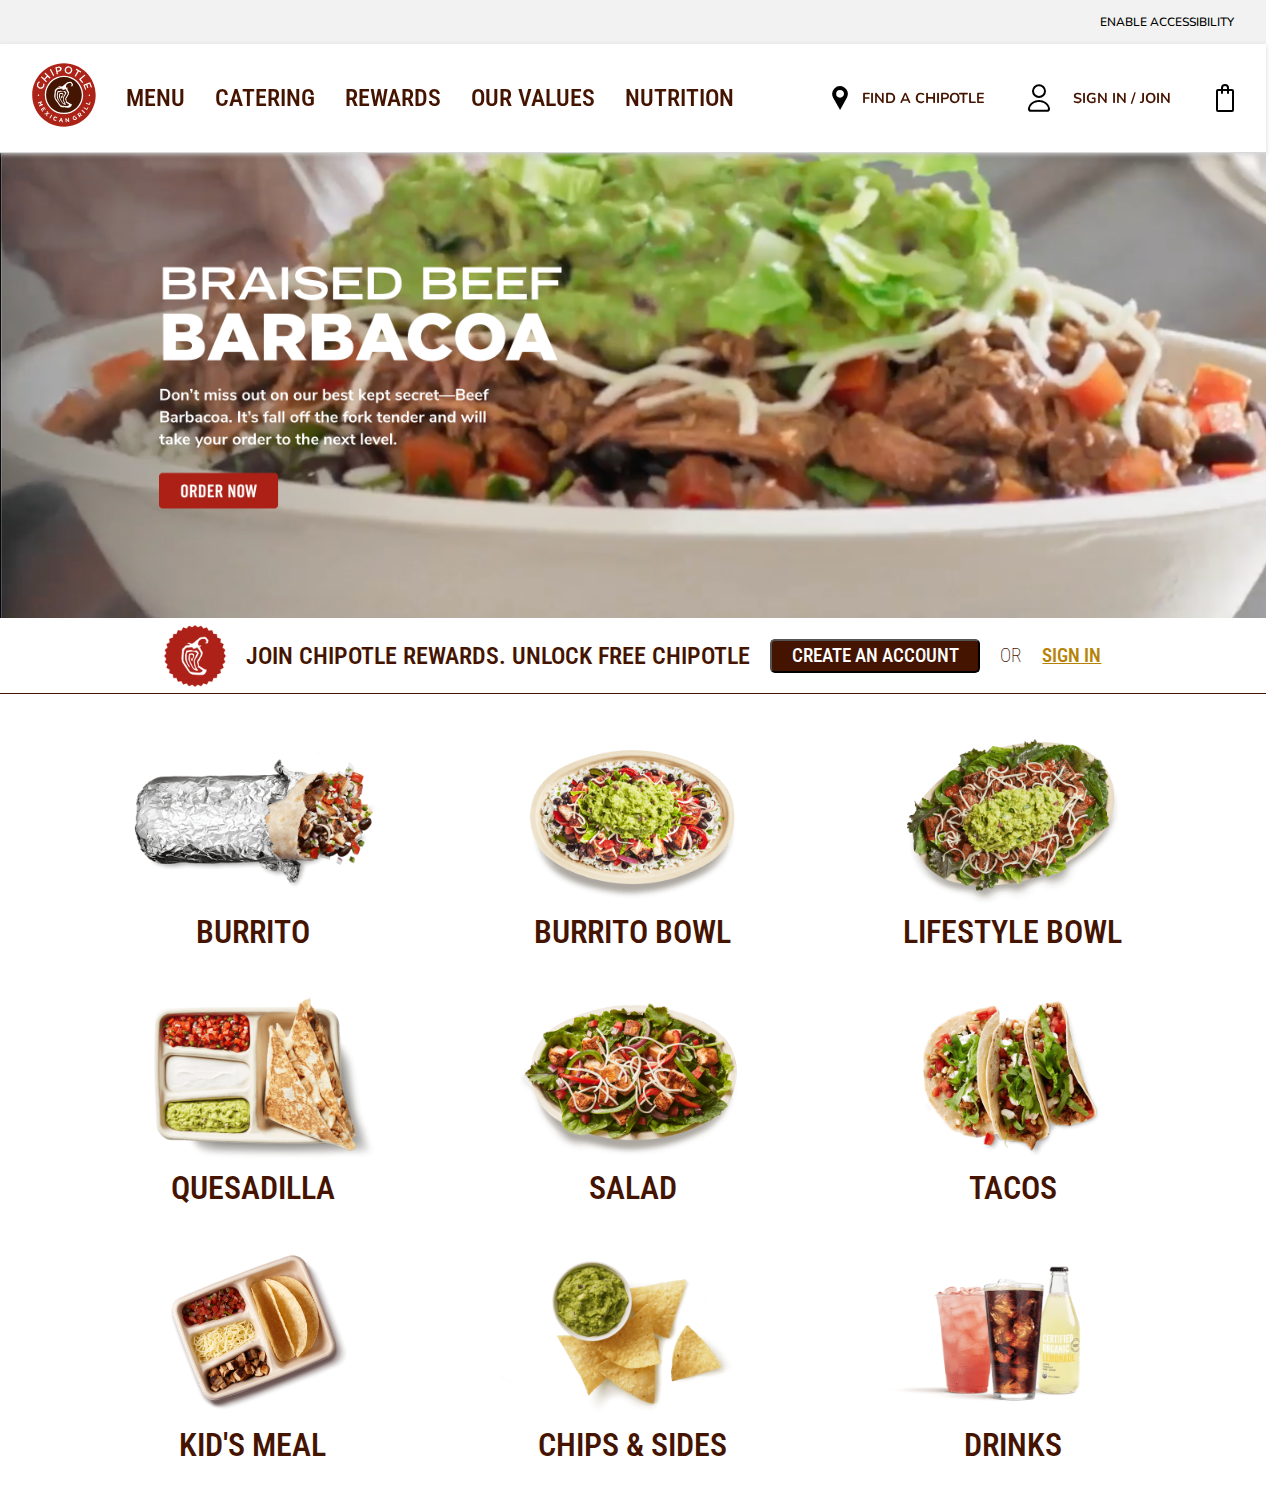
<file: Perez_CSS/index.html>
<!DOCTYPE html>
<html lang="en">
<head>
    <meta charset="UTF-8">
    <meta name="viewport" content="width=device-width, initial-scale=1.0">
    <title>index w/ style</title>
    <link rel="stylesheet" href="./styles/default.css">
</head>

<body>
    <a href="./raw.html">
        <p class="accessibility">ENABLE ACCESSIBILITY</p>
    </a>
    <div class="navbar">
        <div class="links">
            <a href="index.html"><img src="images/main_logo.svg" alt="chipotle logo"></a>
            <p>MENU</p>
            <p>CATERING</p>
            <p>REWARDS</p>
            <p>OUR VALUES</p>
            <p>NUTRITION</p>
        </div>
        <div class="ecommerce-ui">
            <div class="location">
                <img src="images/loc.svg" alt="location icon">
                <p>FIND A CHIPOTLE</p>
            </div>
            <div class="login">
                <img src="images/user.svg" alt="user icon">
                <p>SIGN IN / JOIN</p>
            </div>
            <img src="images/shop-bag.svg" alt="shopping bag icon">               
        </div>
    </div>
    <div id="container">
        <img class="hero" src="images/main-img.png" alt="advertisement">
        <div class="mini-ad">
            <img src="images/logo.png" alt="chipotle logo">
            <p>JOIN CHIPOTLE REWARDS. UNLOCK FREE CHIPOTLE</p>
            <button>CREATE AN ACCOUNT</button>
            <p>OR</p>
            <a href=""><p>SIGN IN</p></a>
        </div>
        <div class="food-types">
            <div>
                <img src="images/burrito.png" alt="burrito">
                <p>BURRITO</p>
            </div>
            <div>
                <img src="images/burrito_bowl.png" alt="burrito bowl">
                <p>BURRITO BOWL</p>
            </div>
            <div>
                <img src="images/lifestyle_bowl.png" alt="lifestyle bowl">
                <p>LIFESTYLE BOWL</p>
            </div>
            <div>
                <img src="images/quesadilla.png" alt="quesadilla">
                <p>QUESADILLA</p>
            </div>
            <div>
                <img src="images/salad.png" alt="salad">
                <p>SALAD</p>
            </div>
            <div>
                <img src="images/tacos.png" alt="tacos">
                <p>TACOS</p>
            </div>
            <div>
                <img src="images/kids_meal.png" alt="kids meal">
                <p>KID'S MEAL</p>
            </div>
            <div>
                <img src="images/chips_and_sides.png" alt="chips and sides">
                <p>CHIPS & SIDES</p>
            </div>
            <div>
                <img src="images/drinks.png" alt="drinks">
                <p>DRINKS</p>
            </div>
        </div>
    </div>
</body>
</html>
</file>
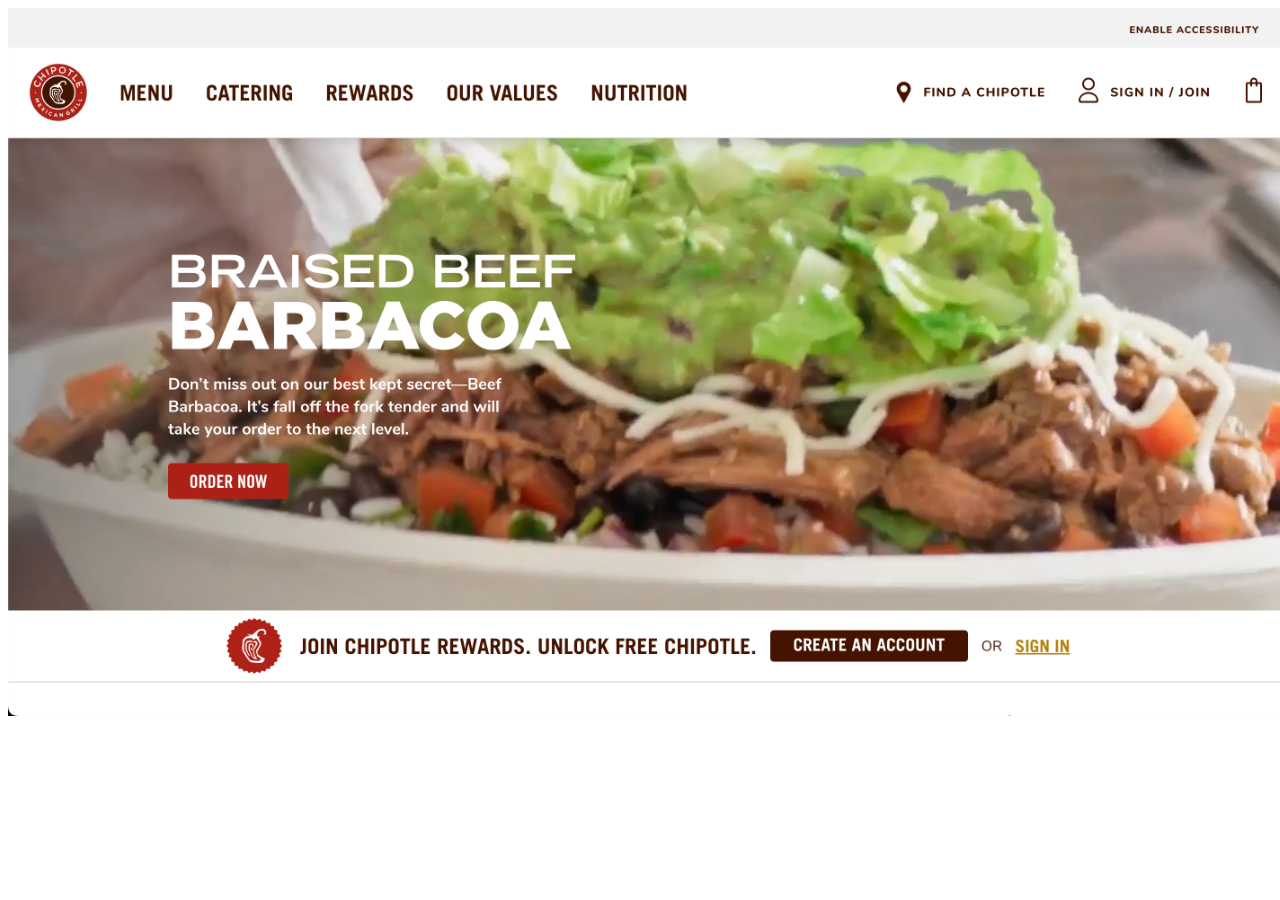
<file: Perez_CSS/original.html>
<!DOCTYPE html>
<html lang="en">
<head>
    <meta charset="UTF-8">
    <meta name="viewport" content="width=device-width, initial-scale=1.0">
    <title>original</title>

    <style>
        img {
            width: 100vw;
            height: auto;
        }
    </style>

</head>

<body>
    <a href="./index.html">
        <img src="images/original-chipotle.png" alt="chipotle webpage">
    </a>
</body>
</html>
</file>
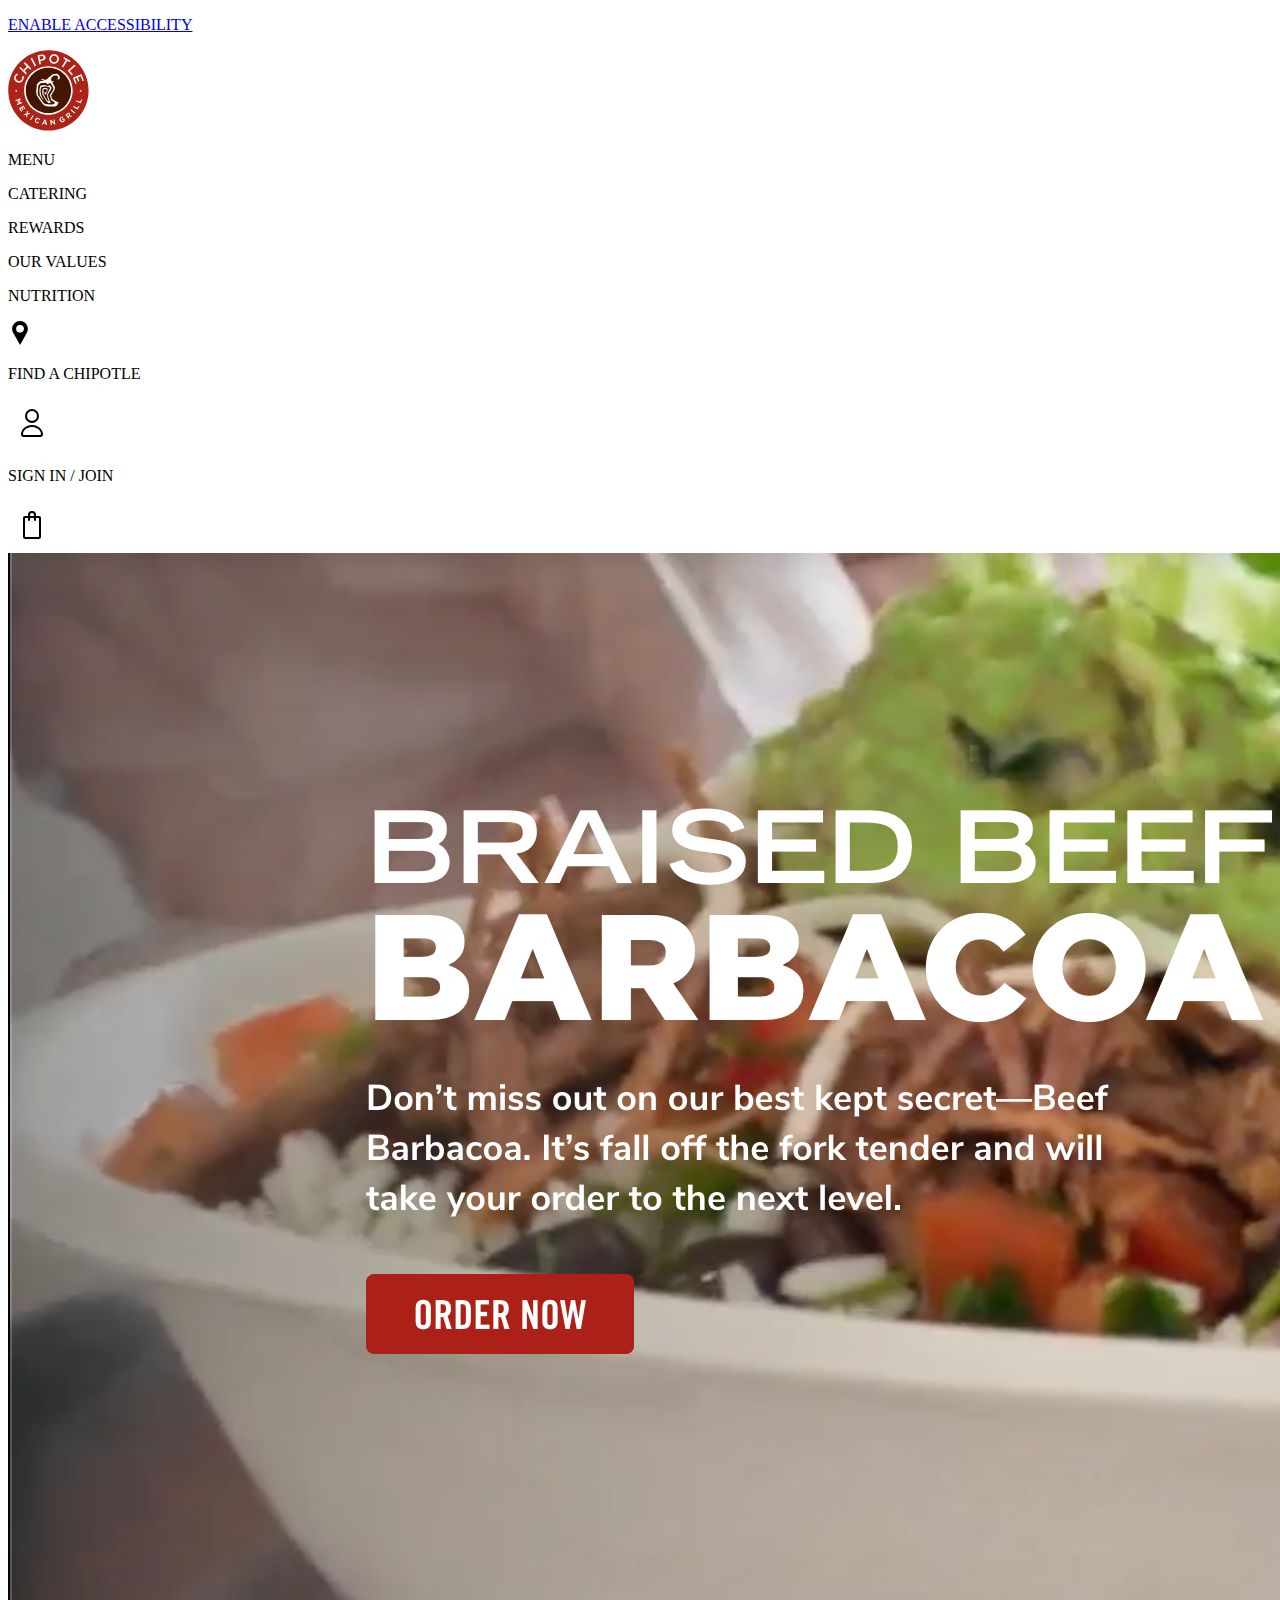
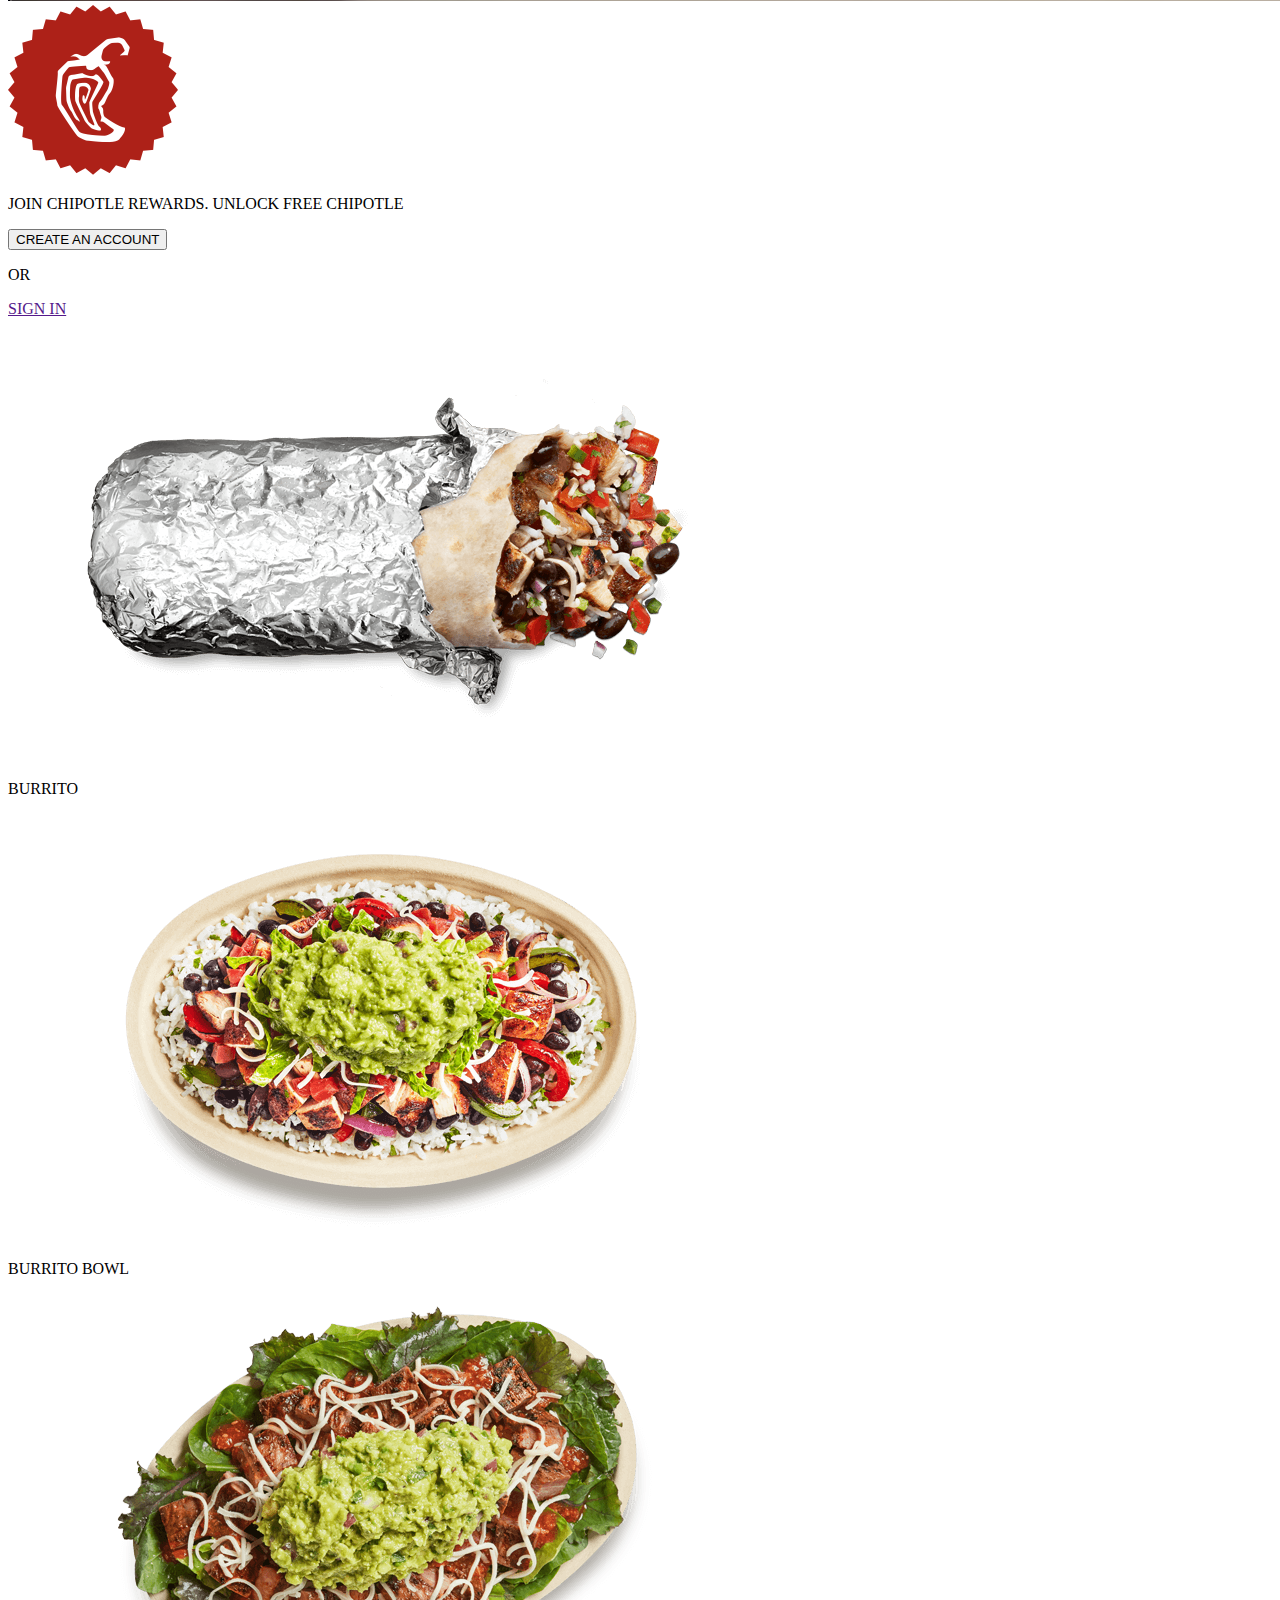
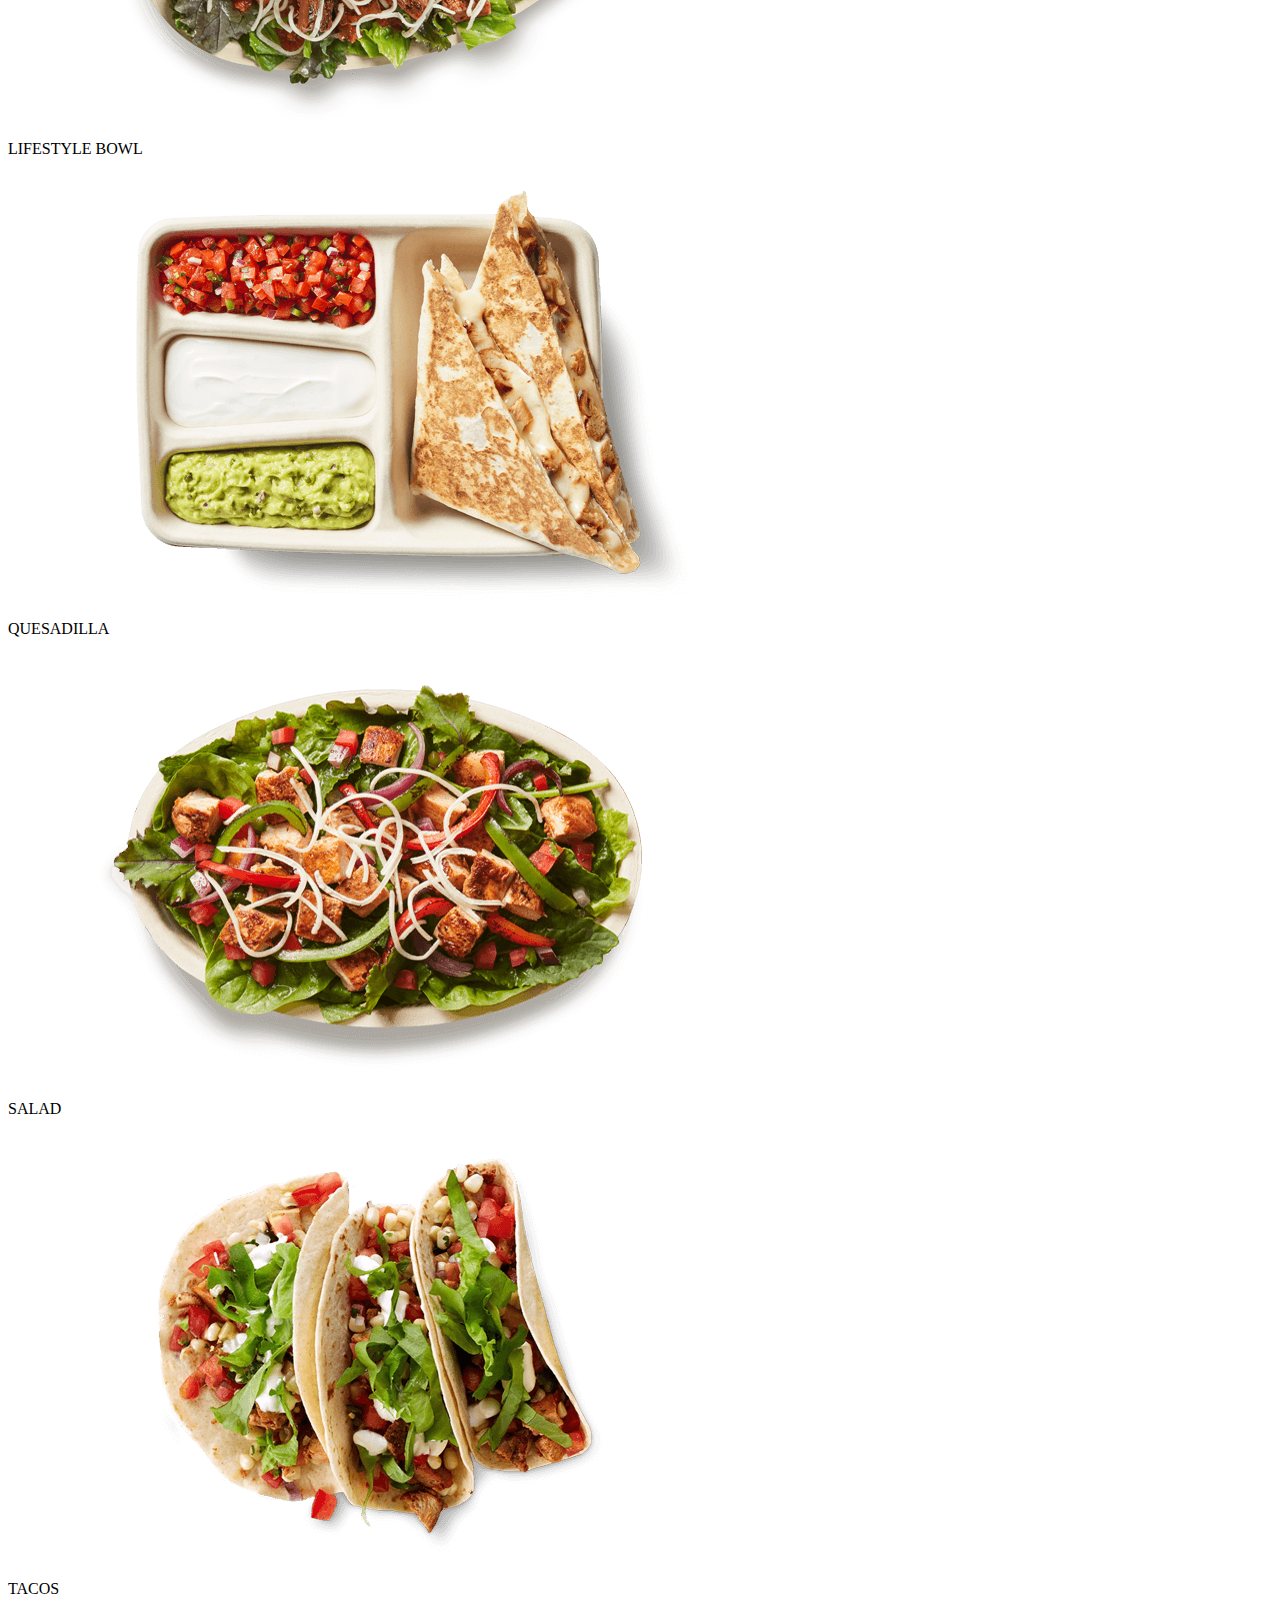
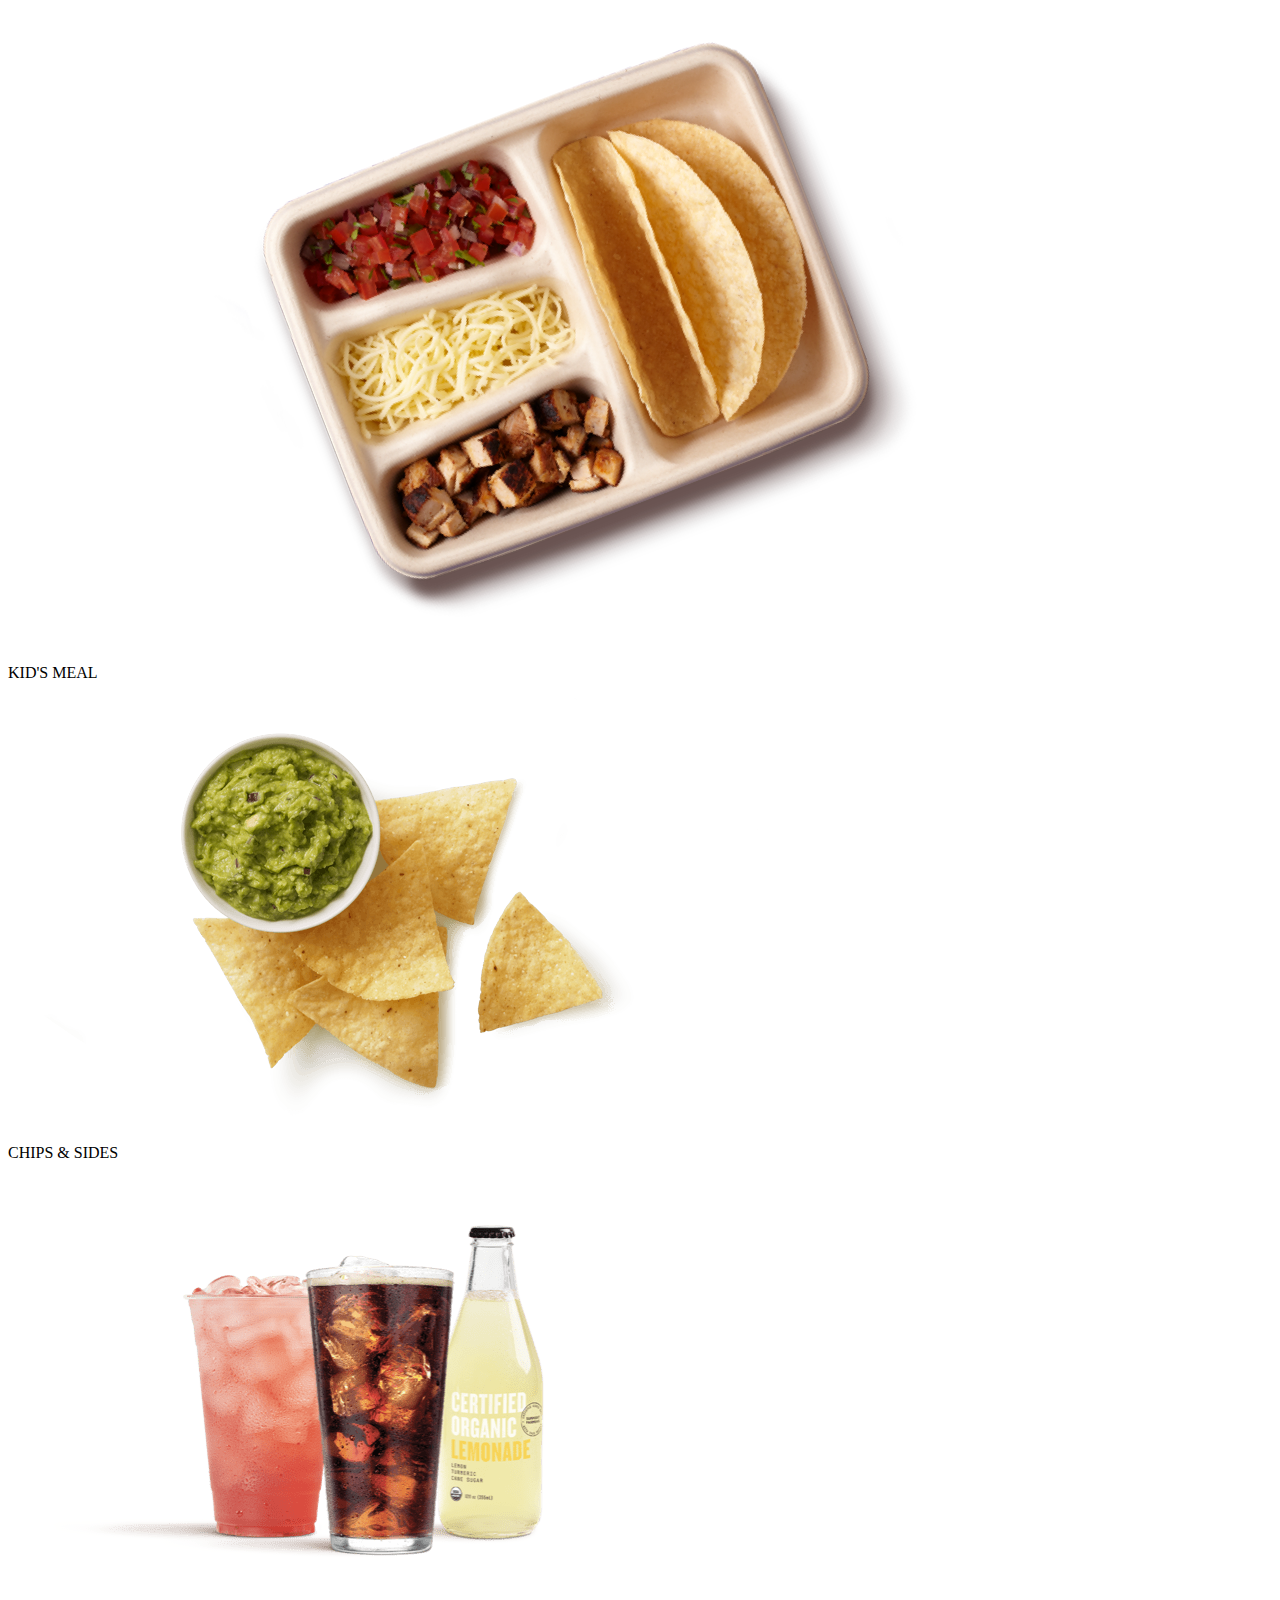
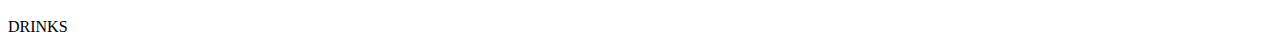
<file: Perez_CSS/raw.html>
<!DOCTYPE html>
<html lang="en">
<head>
    <meta charset="UTF-8">
    <meta name="viewport" content="width=device-width, initial-scale=1.0">
    <title>raw html</title>
</head>

<body>
    <a href="./original.html">
        <p class="accessibility">ENABLE ACCESSIBILITY</p>
    </a>
    <div class="navbar">
        <div class="links">
            <a href="index.html"><img src="images/main_logo.svg" alt="chipotle logo"></a>
            <p>MENU</p>
            <p>CATERING</p>
            <p>REWARDS</p>
            <p>OUR VALUES</p>
            <p>NUTRITION</p>
        </div>
        <div class="ecommerce-ui">
            <div class="location">
                <img src="images/loc.svg" alt="location icon">
                <p>FIND A CHIPOTLE</p>
            </div>
            <div class="login">
                <img src="images/user.svg" alt="user icon">
                <p>SIGN IN / JOIN</p>
            </div>
            <img src="images/shop-bag.svg" alt="shopping bag icon">               
        </div>
    </div>
    <div id="container">
        <img class="hero" src="images/main-img.png" alt="advertisement">
        <div class="mini-ad">
            <img src="images/logo.png" alt="chipotle logo">
            <p>JOIN CHIPOTLE REWARDS. UNLOCK FREE CHIPOTLE</p>
            <button>CREATE AN ACCOUNT</button>
            <p>OR</p>
            <a href=""><p>SIGN IN</p></a>
        </div>
        <div class="food-types">
            <div>
                <img src="images/burrito.png" alt="burrito">
                <p>BURRITO</p>
            </div>
            <div>
                <img src="images/burrito_bowl.png" alt="burrito bowl">
                <p>BURRITO BOWL</p>
            </div>
            <div>
                <img src="images/lifestyle_bowl.png" alt="lifestyle bowl">
                <p>LIFESTYLE BOWL</p>
            </div>
            <div>
                <img src="images/quesadilla.png" alt="quesadilla">
                <p>QUESADILLA</p>
            </div>
            <div>
                <img src="images/salad.png" alt="salad">
                <p>SALAD</p>
            </div>
            <div>
                <img src="images/tacos.png" alt="tacos">
                <p>TACOS</p>
            </div>
            <div>
                <img src="images/kids_meal.png" alt="kids meal">
                <p>KID'S MEAL</p>
            </div>
            <div>
                <img src="images/chips_and_sides.png" alt="chips and sides">
                <p>CHIPS & SIDES</p>
            </div>
            <div>
                <img src="images/drinks.png" alt="drinks">
                <p>DRINKS</p>
            </div>
        </div>
    </div>
</body>
</html>
</file>
<file: Perez_CSS/styles/default.css>
@import url('https://fonts.googleapis.com/css2?family=Nunito:ital,wght@0,200..1000;1,200..1000&family=Roboto+Condensed:ital,wght@0,100..900;1,100..900&display=swap');
@import url('https://fonts.googleapis.com/css2?family=Nunito:ital,wght@0,200..1000;1,200..1000&family=Roboto+Condensed:ital,wght@0,100..900;1,100..900&display=swap');

button {
    margin: 0;
    padding: 0;
    border-radius: 5px;
    cursor: pointer;
}

a {
    text-decoration: none;
    color: black;
}

body {
    font-family: "Roboto Condensed", "Nunito", Arial,Helvetica,sans-serif;
    font-weight: 550;
    width: 98.9vw; 
    height: auto; 
    margin: 0;
    padding: 0;
    box-sizing: border-box;
    color: #451400;
    position: relative;
}

.accessibility {
    position: relative;
    display: flex;
    justify-content: end;
    align-items: center;
    background-color: #f2f2f2;
    height: 36px;
    margin: 0 0;
    padding: 4px 2rem;
    font-size: 0.75rem;
    font-weight: 550;
    font-family: "Nunito";
}

.navbar {
    position: relative;
    display: flex;
    justify-content: space-between;
    align-items: center;
    position: sticky;
    z-index: 100;
    top: 0;
    height: 100px;
    padding: 4px 2rem;
    font-size: 1.5rem;
    background-color: #fff;
    border-bottom: 1px solid #d7d7d7;
    box-shadow: 0 1px 5px #d7d7d7;
}

.navbar .links {
    position: relative;
    display: flex;
    align-items: center;
    gap: 30px;
    cursor: pointer;
}

.links img {
    width: 64px;
    height: 64px;
}

.links p {
    display: inline-block;
    position: relative;
}

.links p:hover {
    color: #962b00;
}

.links p::after {
    content: '';
    position: absolute;
    bottom: -5px;  
    left: 0;  
    width: 0;  
    height: 5px;  
    background-color: #962b00;  
    transition: width 0.3s ease;  
}

.links p:hover::after {
    width: 30px;
}

.navbar .ecommerce-ui {
    display: flex;
    align-items: center;
    gap: 30px;
    font-size: 0.9rem;
    margin: 0 -15px 0 0;
    cursor: pointer;
    font-family: "Nunito";
    font-weight: 700;
}

.ecommerce-ui div {
    display: flex;
    gap: 10px;
}

.ecommerce-ui div:hover {
    color: #962b00;
}

#container {
    display: grid;
    justify-items: center;
    position: relative;
}

#container .hero {
    width: 98.9vw;
    height: auto;
}

#container .mini-ad {
    width: 100%;
    display: flex;
    justify-content: center;
    align-items: center;
    gap: 20px;
    height: 75px;
    border-bottom: 1px solid #451400;
    font-size: 1.5rem;
    text-align: center;
}

.mini-ad img {
    width: 62px;
    height: auto;
}

.mini-ad a {
    font-size: 1.2rem;
    color: #b68207;
    text-decoration: underline;
}

.mini-ad p:nth-child(4) {
    font-size: 1.2rem;
    font-weight: 200;
}

.mini-ad button {
    width: 210px;
    height: 34px;
    font-size: 1.2rem;
    background-color: #451400;
    color:#fff;
    font-family: "Roboto Condensed";
    font-weight: 500;
}

.mini-ad button:hover {
    background-color:#962b00;
    border-color: #962b00;
}

.food-types {
    display: grid;
    justify-items: center;
    text-align: center;
    font-size: 2rem;
    grid-template-columns: repeat(3, 1fr);
    row-gap: 40px;
    column-gap: 80px;
    margin: 40px 0;
    cursor: pointer;
    position: relative;
}

.food-types div {
    position: relative;
}

.food-types img {
    width: 300px;
    height: auto;
}

.food-types p {
    margin: 0;
}
</file>
